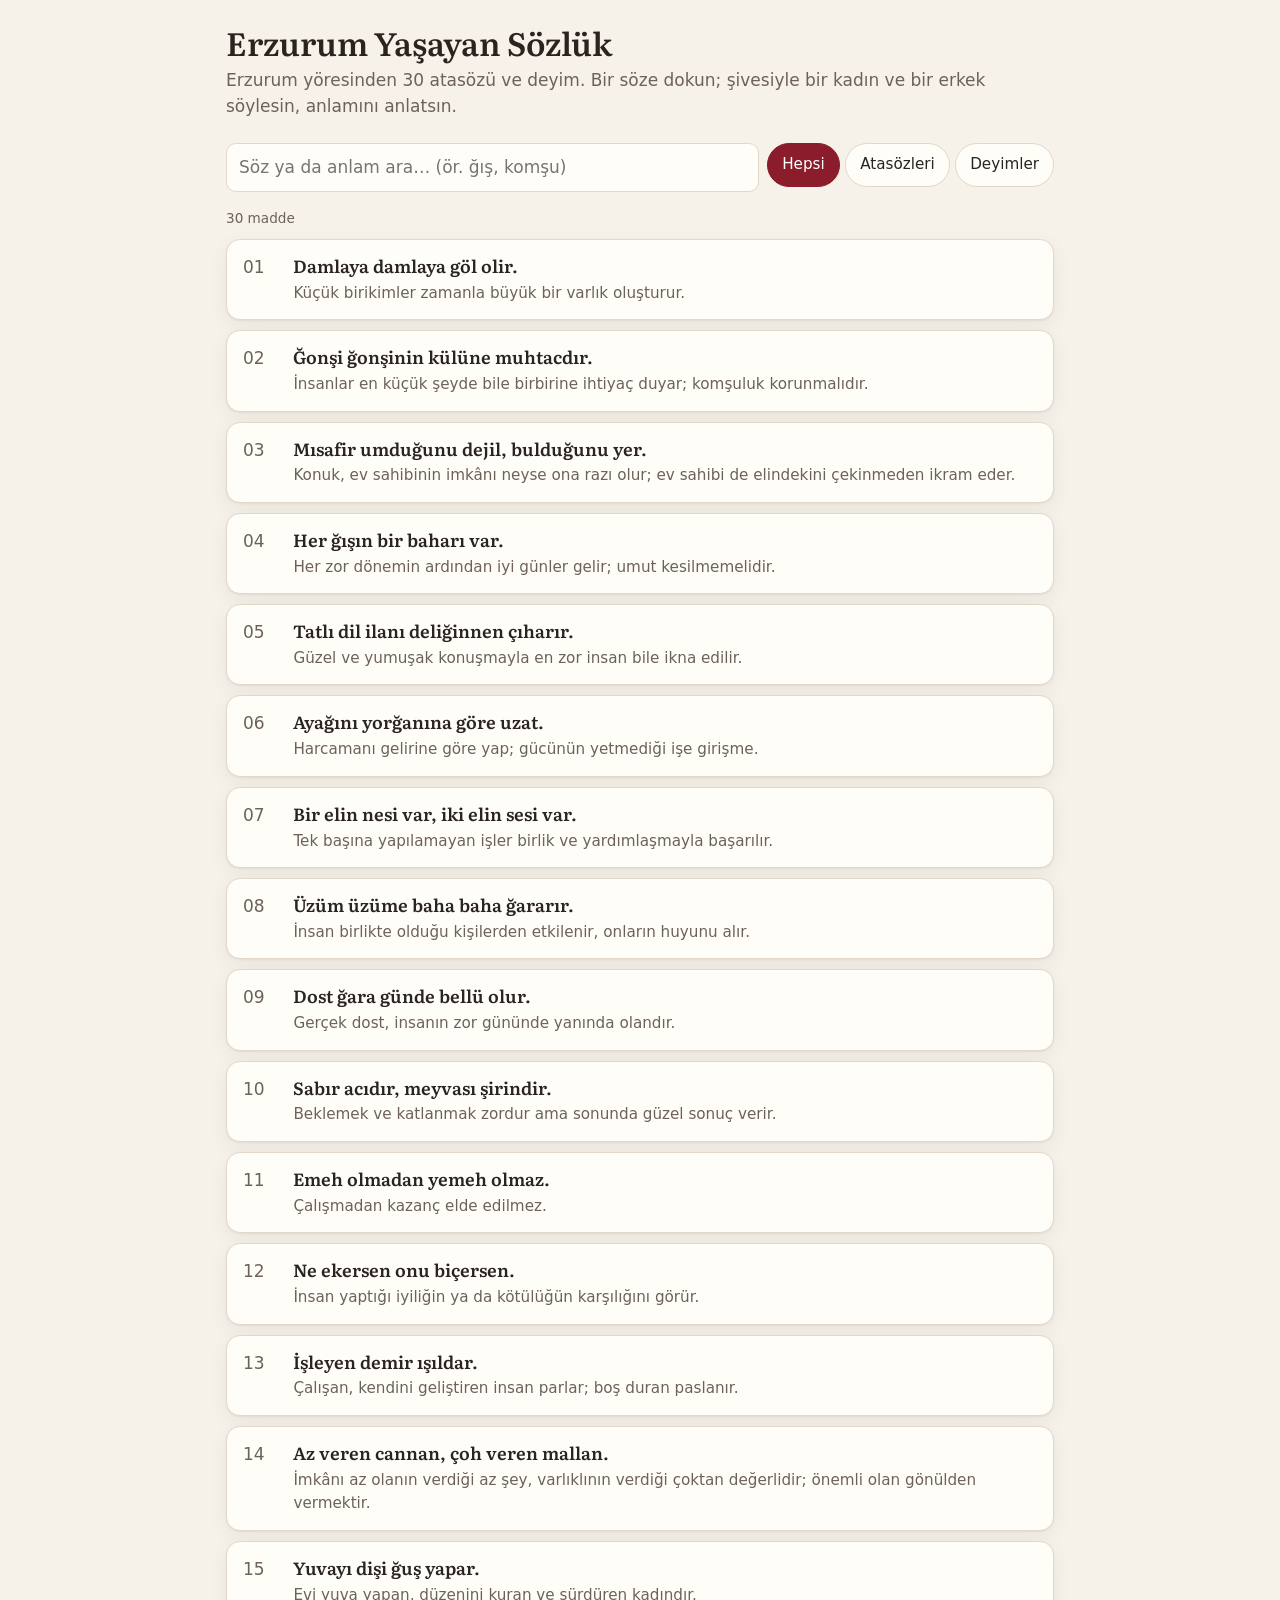
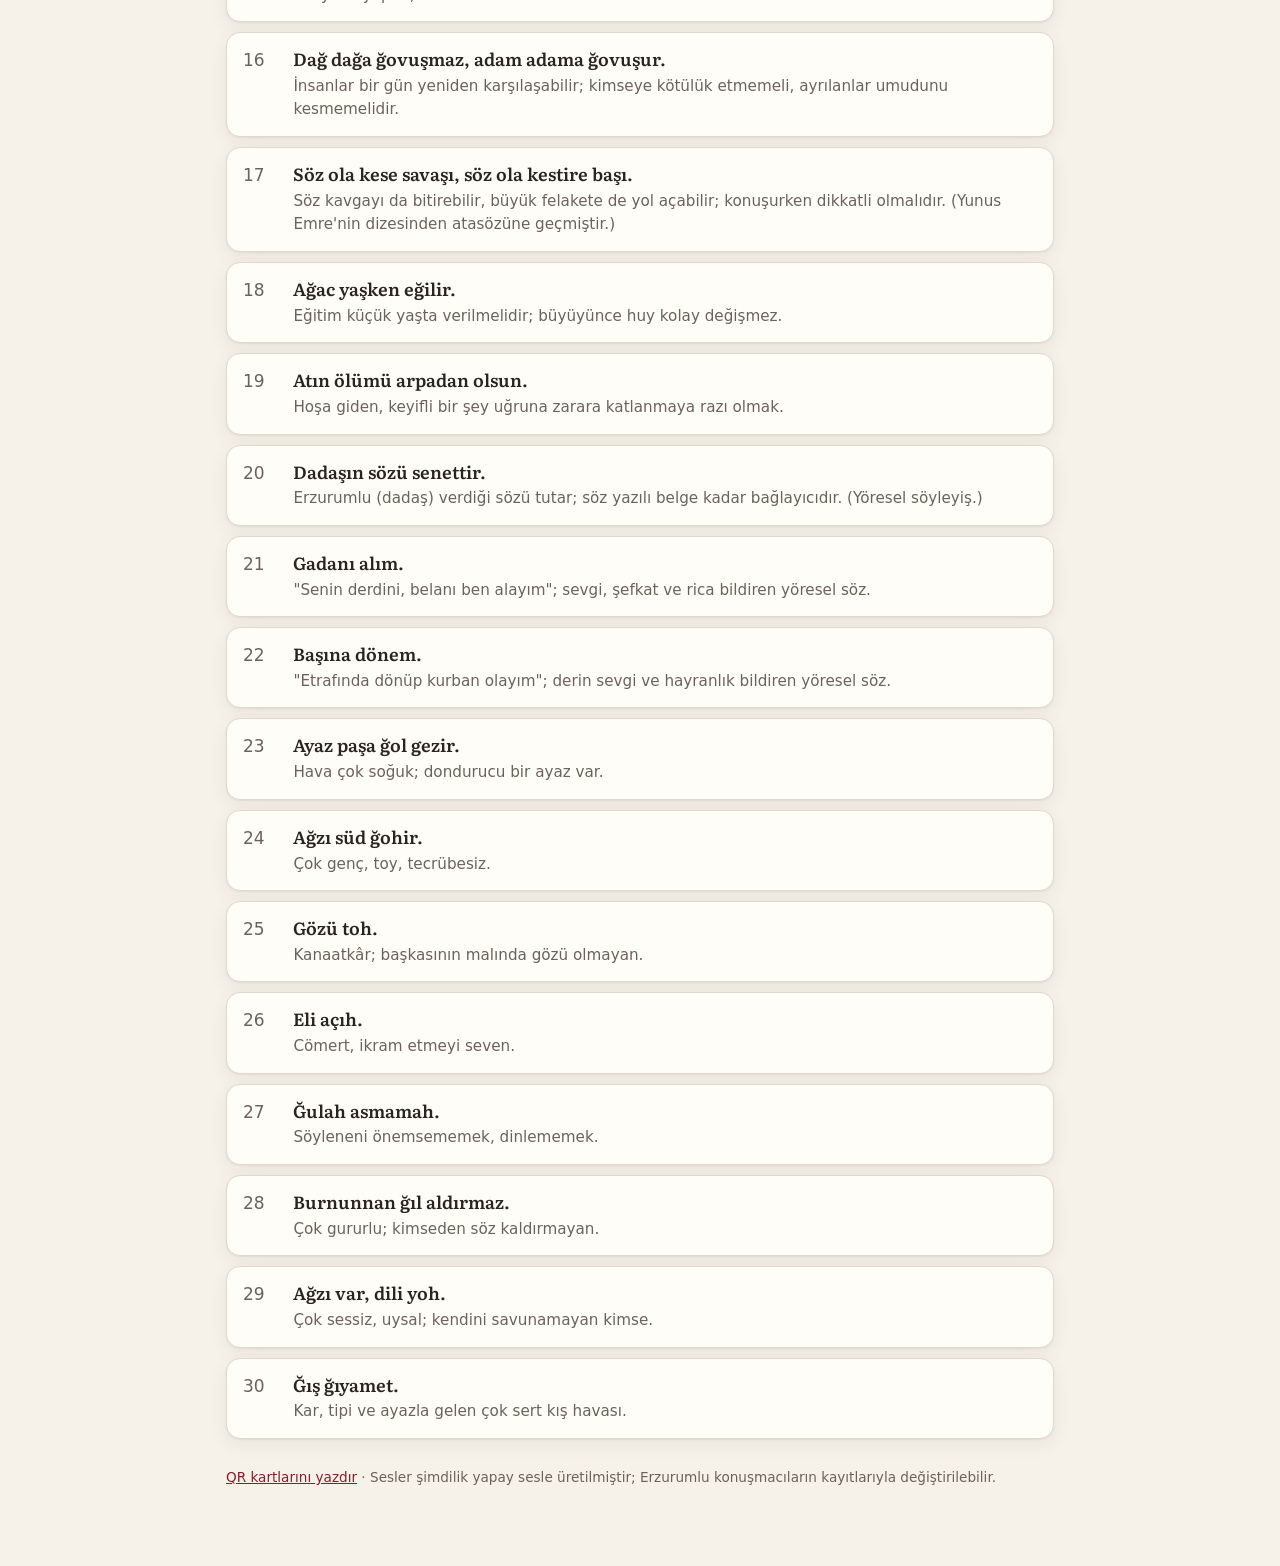
<file: erzurum-sozluk/index.html>
<!doctype html>
<html lang="tr">
<head>
  <meta charset="utf-8">
  <meta name="viewport" content="width=device-width, initial-scale=1">
  <title>Erzurum Yaşayan Sözlük</title>
  <meta name="description" content="Erzurum yöresinden 30 atasözü ve deyim; şiveli söyleyişi, anlamı, kadın ve erkek sesiyle.">
  <link rel="preconnect" href="https://fonts.googleapis.com">
  <link rel="stylesheet" href="https://fonts.googleapis.com/css2?family=Literata:ital,wght@0,400;0,600;1,400&display=swap">
  <link rel="stylesheet" href="assets/style.css">
</head>
<body data-sayfa="liste">
  <main class="kap">
    <header class="ust">
      <h1 class="ust-baslik">Erzurum Yaşayan Sözlük</h1>
      <p>Erzurum yöresinden 30 atasözü ve deyim. Bir söze dokun; şivesiyle bir kadın ve bir erkek söylesin, anlamını anlatsın.</p>
    </header>

    <div class="arac">
      <input id="ara" type="search" placeholder="Söz ya da anlam ara… (ör. ğış, komşu)" aria-label="Sözlükte ara">
      <div class="filtre" role="group" aria-label="Türe göre süz">
        <button data-tur="hepsi" aria-pressed="true">Hepsi</button>
        <button data-tur="atasözü" aria-pressed="false">Atasözleri</button>
        <button data-tur="deyim" aria-pressed="false">Deyimler</button>
      </div>
    </div>
    <p id="sayac" class="not" style="margin:0 0 10px"></p>
    <ul id="liste" class="liste"></ul>

    <p class="not">
      <a href="kitapcik.html">QR kartlarını yazdır</a> ·
      Sesler şimdilik yapay sesle üretilmiştir; Erzurumlu konuşmacıların kayıtlarıyla değiştirilebilir.
    </p>
  </main>
  <script src="assets/app.js"></script>
</body>
</html>
</file>
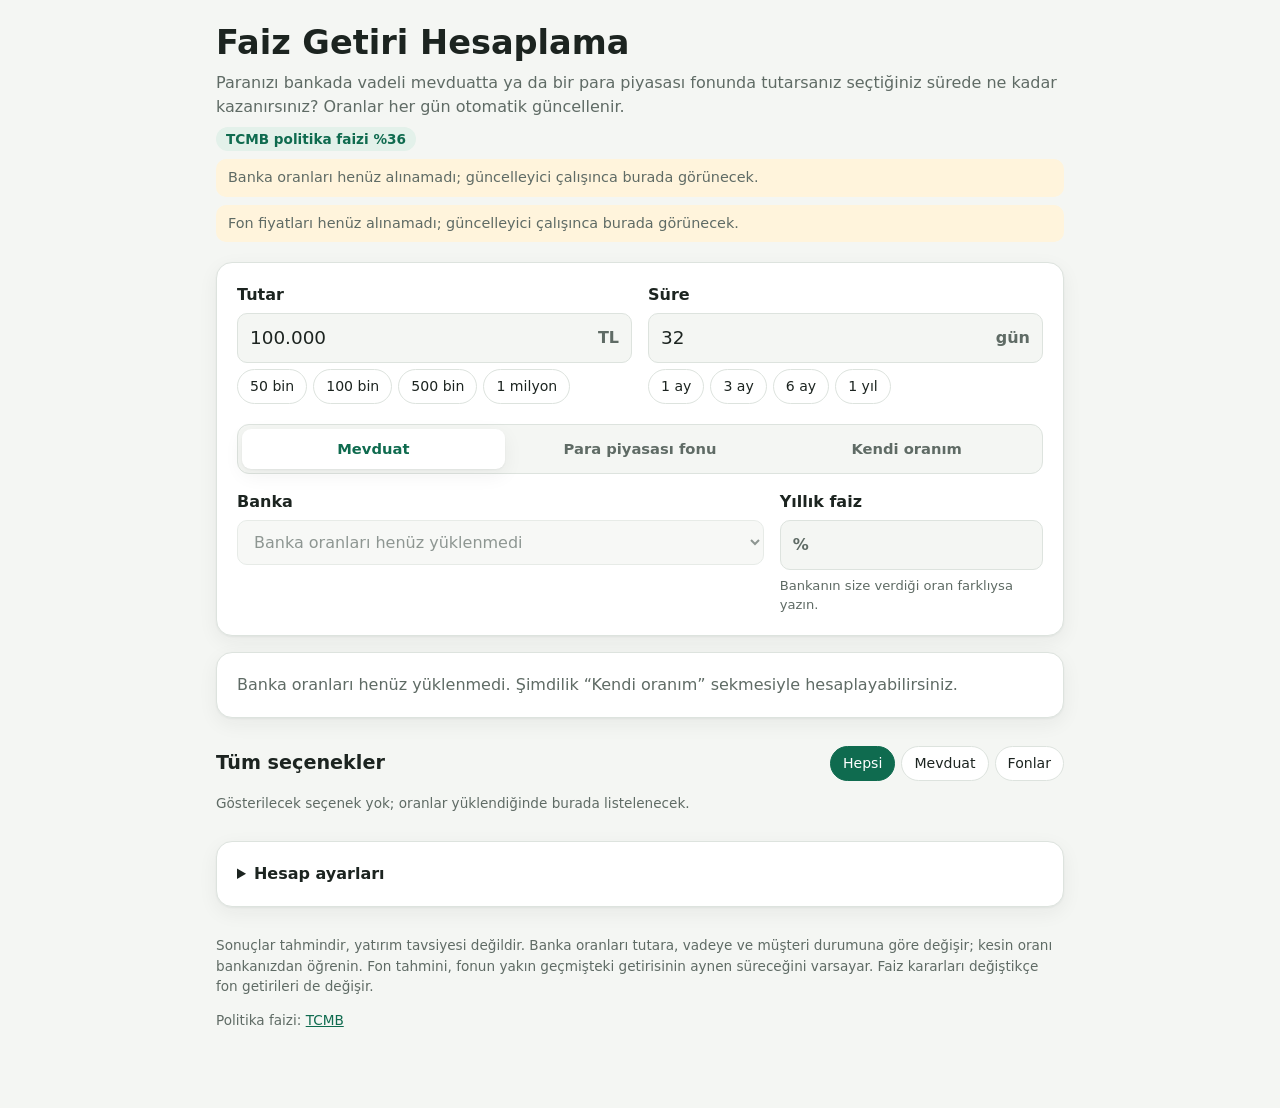
<file: faiz-hesaplama/index.html>
<!doctype html>
<html lang="tr">
<head>
  <meta charset="utf-8">
  <meta name="viewport" content="width=device-width, initial-scale=1">
  <title>Faiz Getiri Hesaplama</title>
  <meta name="description" content="Banka mevduatı ve para piyasası fonlarında paranızın seçtiğiniz sürede ne kadar kazandıracağını güncel oranlarla hesaplayın.">
  <link rel="stylesheet" href="assets/style.css">
</head>
<body>
  <main class="kap">
    <header class="ust">
      <h1>Faiz Getiri Hesaplama</h1>
      <p>Paranızı bankada vadeli mevduatta ya da bir para piyasası fonunda tutarsanız seçtiğiniz sürede ne kadar kazanırsınız? Oranlar her gün otomatik güncellenir.</p>
      <p id="veri-durum" class="veri-durum">Oranlar yükleniyor…</p>
    </header>

    <section class="kart giris" aria-label="Hesaplama bilgileri">
      <div class="alanlar">
        <div class="alan">
          <label for="tutar">Tutar</label>
          <div class="girdi"><input id="tutar" inputmode="decimal" autocomplete="off" value="100.000"><span>TL</span></div>
          <div class="hizli" data-hedef="tutar">
            <button type="button" data-deger="50000">50 bin</button>
            <button type="button" data-deger="100000">100 bin</button>
            <button type="button" data-deger="500000">500 bin</button>
            <button type="button" data-deger="1000000">1 milyon</button>
          </div>
        </div>
        <div class="alan">
          <label for="gun">Süre</label>
          <div class="girdi"><input id="gun" type="number" min="1" max="3650" inputmode="numeric" value="32"><span>gün</span></div>
          <div class="hizli" data-hedef="gun">
            <button type="button" data-deger="32">1 ay</button>
            <button type="button" data-deger="92">3 ay</button>
            <button type="button" data-deger="181">6 ay</button>
            <button type="button" data-deger="365">1 yıl</button>
          </div>
        </div>
      </div>

      <div class="sekmeler" role="tablist" aria-label="Yatırım türü">
        <button type="button" role="tab" data-tur="mevduat" aria-selected="true">Mevduat</button>
        <button type="button" role="tab" data-tur="fon" aria-selected="false">Para piyasası fonu</button>
        <button type="button" role="tab" data-tur="ozel" aria-selected="false">Kendi oranım</button>
      </div>

      <div class="secim" data-panel="mevduat">
        <div class="alan genis">
          <label for="banka">Banka</label>
          <select id="banka"></select>
        </div>
        <div class="alan">
          <label for="oran-elle">Yıllık faiz</label>
          <div class="girdi"><span>%</span><input id="oran-elle" inputmode="decimal" autocomplete="off"></div>
          <small>Bankanın size verdiği oran farklıysa yazın.</small>
        </div>
      </div>
      <div class="secim" data-panel="fon" hidden>
        <div class="alan genis">
          <label for="fon">Fon</label>
          <select id="fon"></select>
        </div>
      </div>
      <div class="secim" data-panel="ozel" hidden>
        <div class="alan">
          <label for="ozel-oran">Yıllık faiz</label>
          <div class="girdi"><span>%</span><input id="ozel-oran" inputmode="decimal" autocomplete="off" value="40"></div>
        </div>
        <div class="alan">
          <label for="ozel-stopaj">Stopaj</label>
          <div class="girdi"><span>%</span><input id="ozel-stopaj" inputmode="decimal" autocomplete="off" placeholder="vadeye göre"></div>
          <small>Boş bırakırsanız mevduat stopajı uygulanır.</small>
        </div>
      </div>
    </section>

    <section id="sonuc" class="kart sonuc" aria-live="polite"></section>

    <section class="karsilastir" aria-labelledby="karsilastir-baslik">
      <div class="karsilastir-ust">
        <h2 id="karsilastir-baslik">Tüm seçenekler</h2>
        <div class="filtre" role="group" aria-label="Seçenekleri süz">
          <button type="button" data-filtre="hepsi" aria-pressed="true">Hepsi</button>
          <button type="button" data-filtre="mevduat" aria-pressed="false">Mevduat</button>
          <button type="button" data-filtre="fon" aria-pressed="false">Fonlar</button>
        </div>
      </div>
      <p id="karsilastir-ozet" class="not"></p>
      <ol id="siralama" class="siralama"></ol>
    </section>

    <details class="kart ayarlar">
      <summary>Hesap ayarları</summary>
      <div class="ayar">
        <label class="kutu"><input type="checkbox" id="yenile" checked>
          Mevduatı 32 günlük vadelerle yenile (bileşik)</label>
        <small>Süre 32 günden uzunsa her vade sonunda net faiz ana paraya eklenir. Kapalıysa tek vade gibi hesaplanır.</small>
      </div>
      <fieldset class="ayar">
        <legend>Banka oranı aralık olarak verildiyse</legend>
        <label class="kutu"><input type="radio" name="banka-orani" value="max" checked> En yüksek oranı kullan</label>
        <label class="kutu"><input type="radio" name="banka-orani" value="min"> En düşük oranı kullan</label>
        <small>En yüksek oran genelde kampanya, yeni müşteri ya da belli tutar şartına bağlıdır.</small>
      </fieldset>
      <fieldset class="ayar">
        <legend>Fon getirisi tahmini</legend>
        <label class="kutu"><input type="radio" name="pencere" value="7"> Son 7 günün hızıyla</label>
        <label class="kutu"><input type="radio" name="pencere" value="30" checked> Son 30 günün hızıyla</label>
        <label class="kutu"><input type="radio" name="pencere" value="91"> Son 3 ayın hızıyla</label>
      </fieldset>
      <fieldset class="ayar stopaj">
        <legend>Stopaj (gelir vergisi kesintisi)</legend>
        <label>Mevduat, 6 aya kadar <span class="girdi"><span>%</span><input id="stopaj-0" inputmode="decimal"></span></label>
        <label>Mevduat, 1 yıla kadar <span class="girdi"><span>%</span><input id="stopaj-1" inputmode="decimal"></span></label>
        <label>Mevduat, 1 yıldan uzun <span class="girdi"><span>%</span><input id="stopaj-2" inputmode="decimal"></span></label>
        <label>Para piyasası fonu <span class="girdi"><span>%</span><input id="stopaj-fon" inputmode="decimal"></span></label>
        <small id="stopaj-not"></small>
        <button type="button" class="dugme" id="stopaj-sifirla">Güncel oranlara dön</button>
      </fieldset>
    </details>

    <footer class="not alt-bilgi">
      <p>Sonuçlar tahmindir, yatırım tavsiyesi değildir. Banka oranları tutara, vadeye ve müşteri durumuna göre değişir; kesin oranı bankanızdan öğrenin. Fon tahmini, fonun yakın geçmişteki getirisinin aynen süreceğini varsayar. Faiz kararları değiştikçe fon getirileri de değişir.</p>
      <p id="kaynaklar"></p>
    </footer>
  </main>
  <script src="assets/hesap.js"></script>
  <script src="assets/app.js"></script>
</body>
</html>
</file>
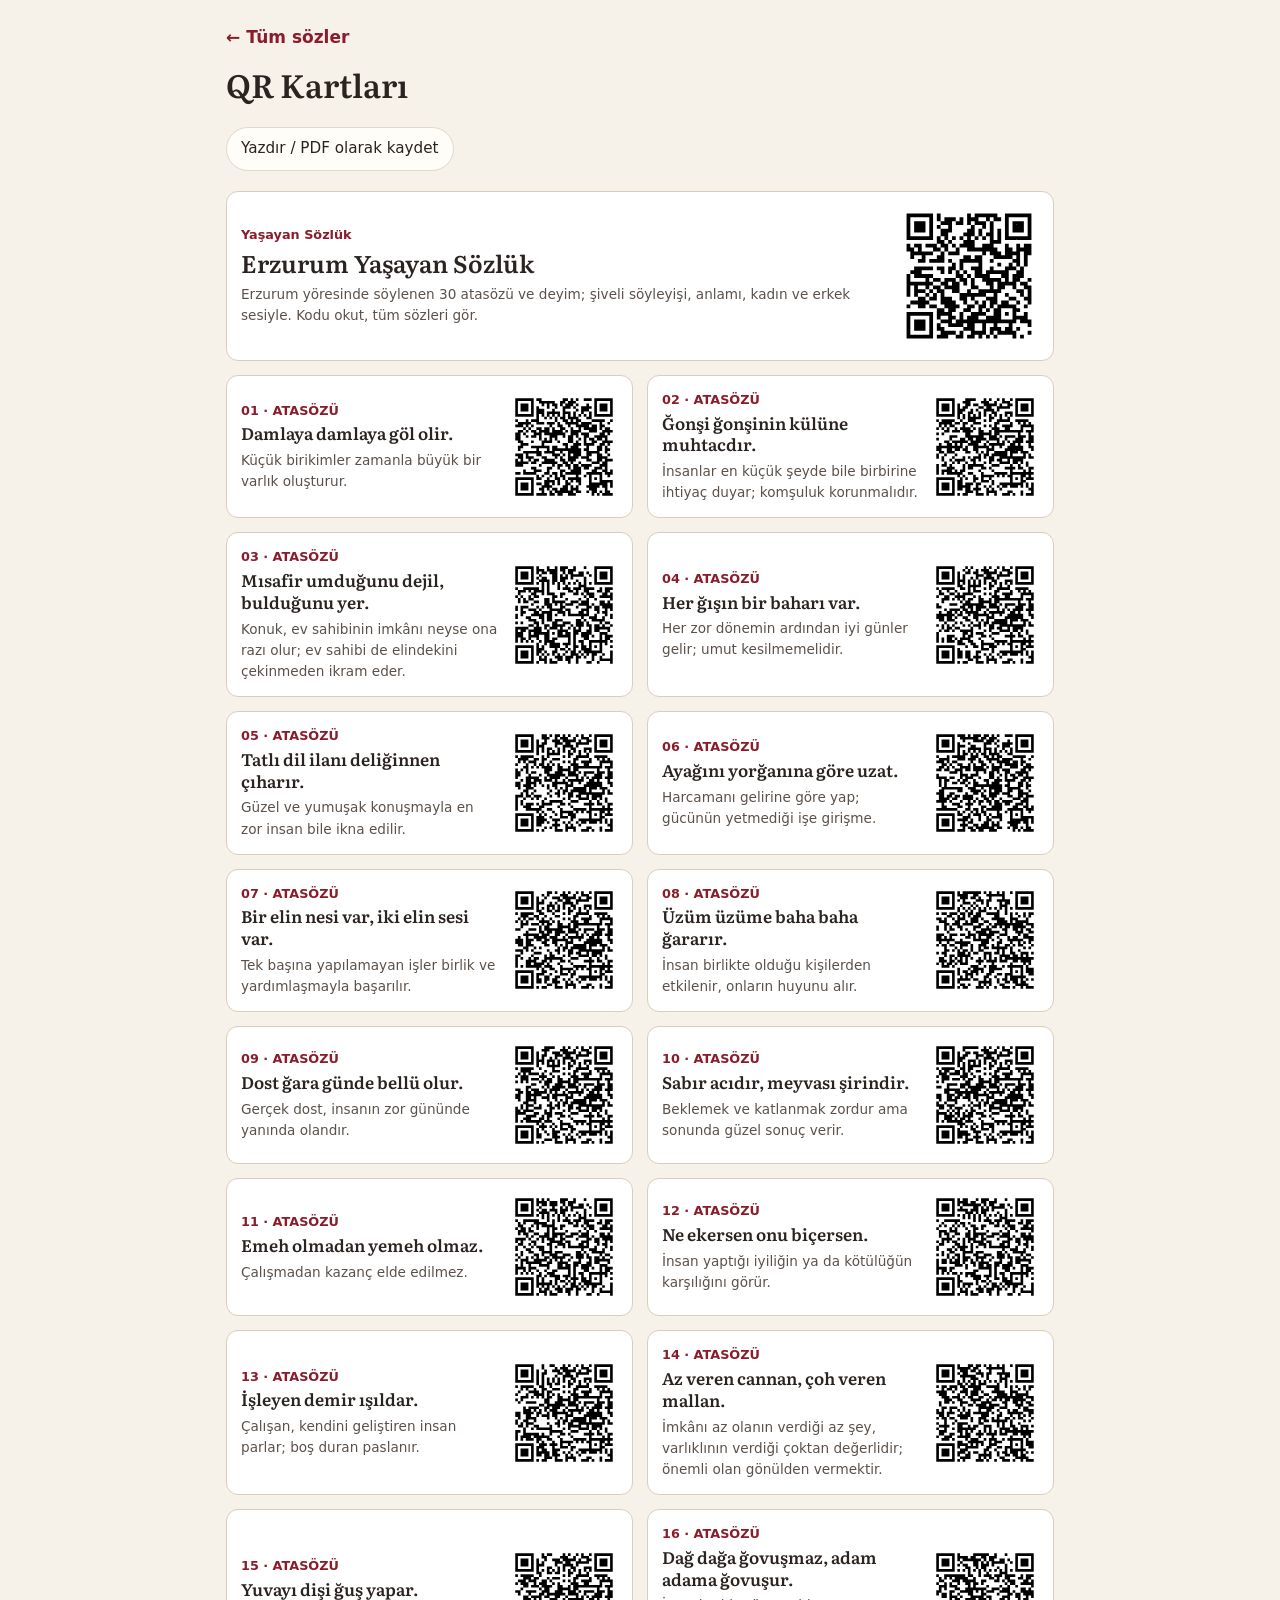
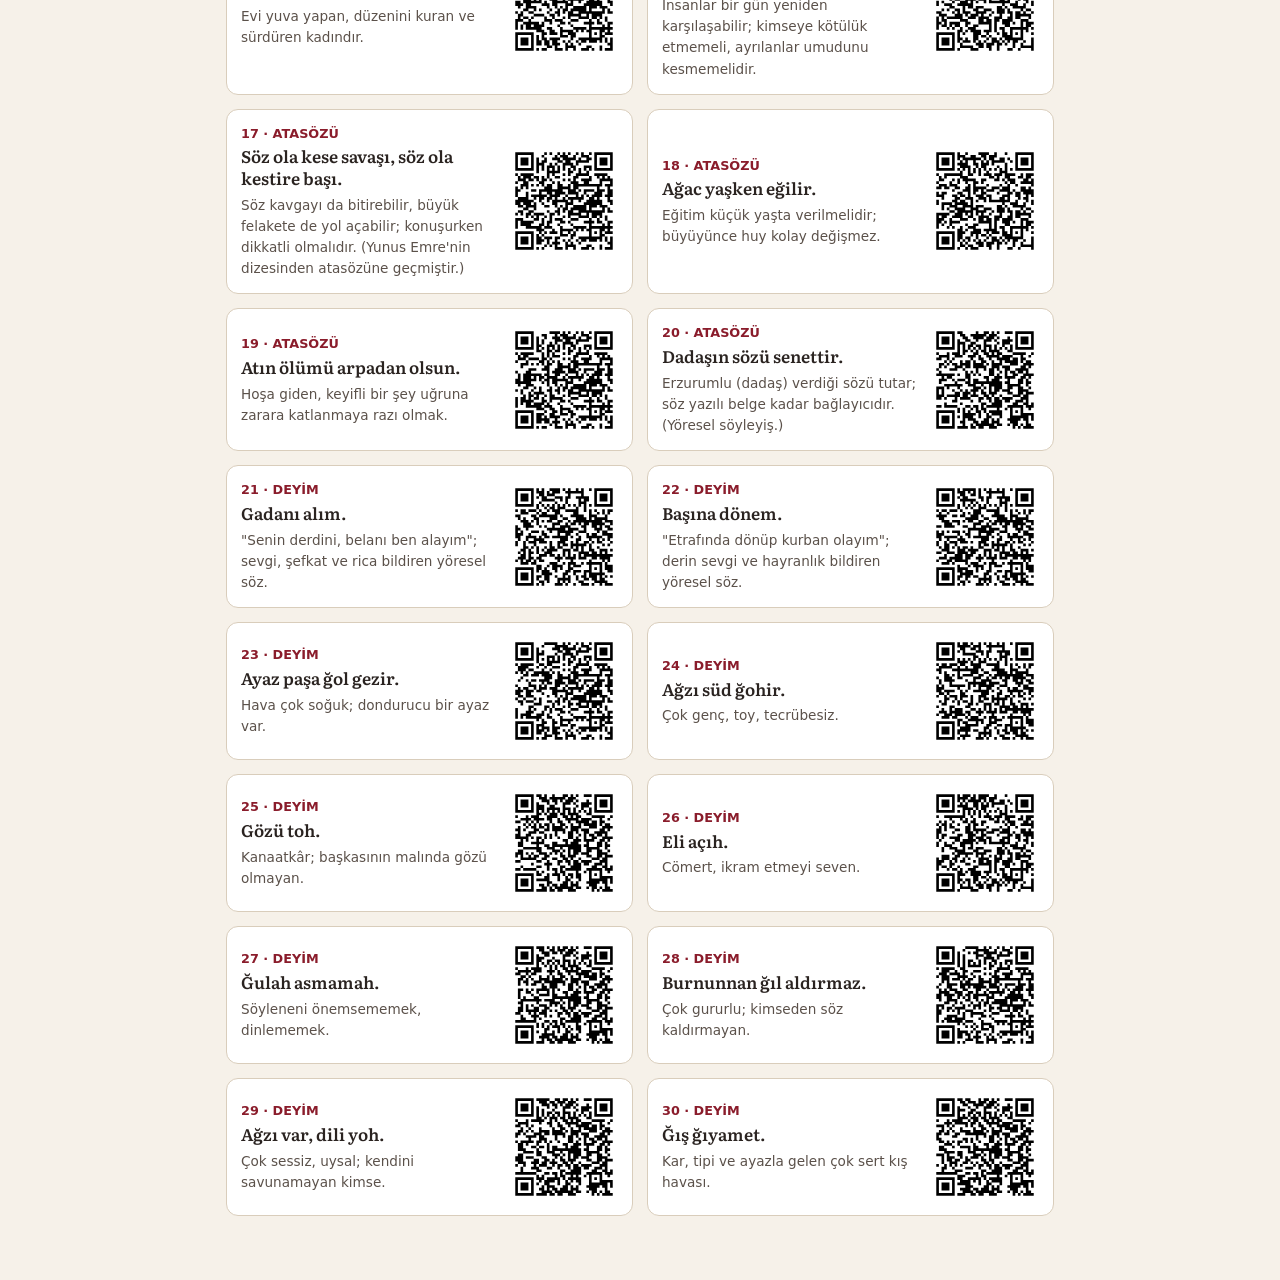
<file: erzurum-sozluk/kitapcik.html>
<!doctype html>
<html lang="tr">
<head>
  <meta charset="utf-8">
  <meta name="viewport" content="width=device-width, initial-scale=1">
  <title>Sözlük QR Kartları</title>
  <link rel="preconnect" href="https://fonts.googleapis.com">
  <link rel="stylesheet" href="https://fonts.googleapis.com/css2?family=Literata:ital,wght@0,400;0,600;1,400&display=swap">
  <link rel="stylesheet" href="assets/style.css">
</head>
<body data-sayfa="kitapcik">
  <main class="kap">
    <header class="ust">
      <a class="geri" href="index.html">← Tüm sözler</a>
      <h1 class="ust-baslik">QR Kartları</h1>
    </header>
    <div class="yazdir-arac">
      <button class="dugme" onclick="window.print()">Yazdır / PDF olarak kaydet</button>
    </div>
    <div id="kartlar" class="kartlar"></div>
  </main>
  <script src="assets/app.js"></script>
</body>
</html>
</file>
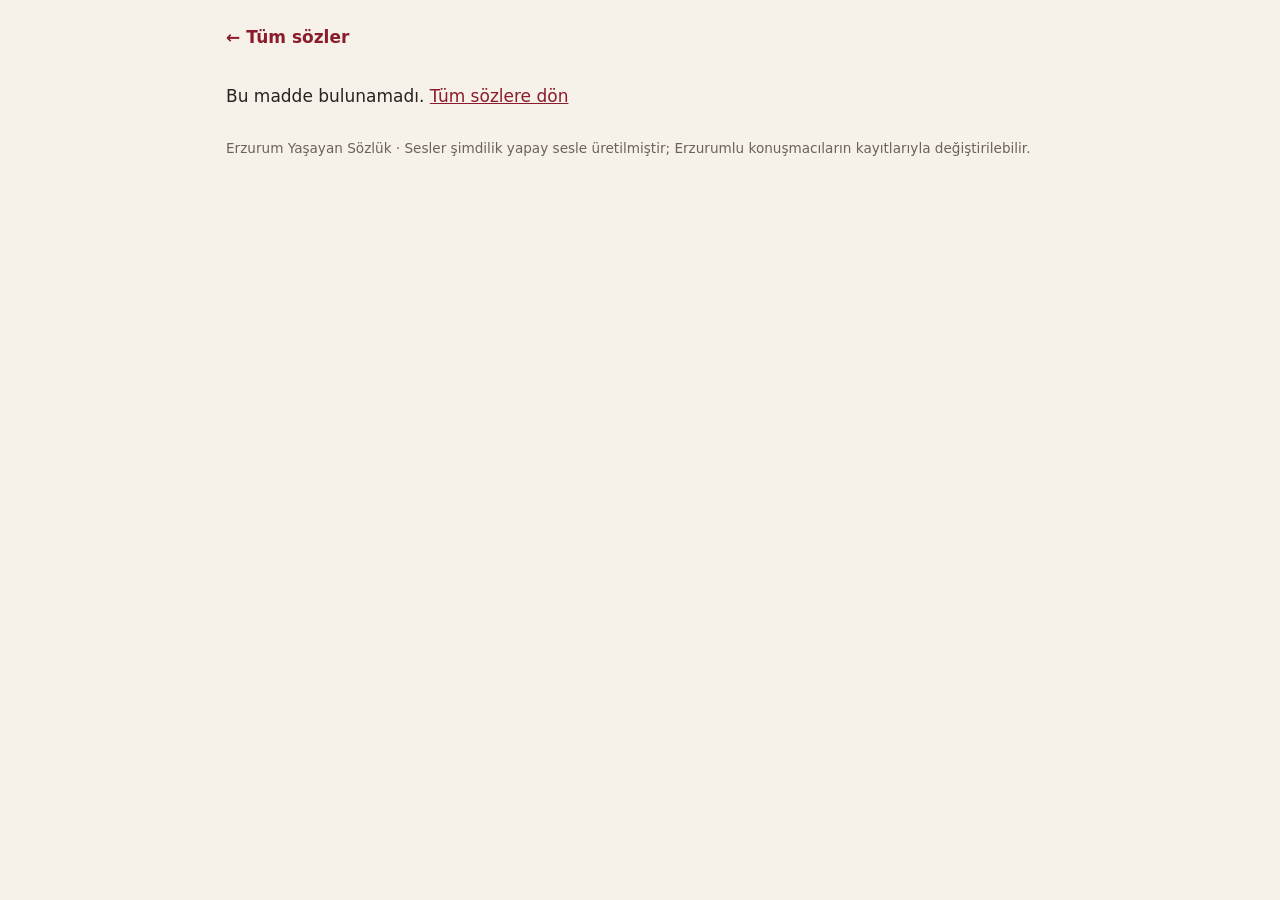
<file: erzurum-sozluk/madde.html>
<!doctype html>
<html lang="tr">
<head>
  <meta charset="utf-8">
  <meta name="viewport" content="width=device-width, initial-scale=1">
  <title>Erzurum Yaşayan Sözlük</title>
  <link rel="preconnect" href="https://fonts.googleapis.com">
  <link rel="stylesheet" href="https://fonts.googleapis.com/css2?family=Literata:ital,wght@0,400;0,600;1,400&display=swap">
  <link rel="stylesheet" href="assets/style.css">
</head>
<body data-sayfa="madde">
  <main class="kap">
    <a class="geri" href="index.html">← Tüm sözler</a>
    <div id="madde"></div>
    <p class="not">Erzurum Yaşayan Sözlük · Sesler şimdilik yapay sesle üretilmiştir; Erzurumlu konuşmacıların kayıtlarıyla değiştirilebilir.</p>
  </main>
  <script src="assets/app.js"></script>
</body>
</html>
</file>
<file: erzurum-sozluk/assets/style.css>
:root {
  --bg: #f6f1e9;
  --surface: #fffdf8;
  --text: #2a2320;
  --muted: #6d625a;
  --line: #e2d8c9;
  --accent: #8a1c2b;      /* Erzurum kırmızısı */
  --accent-2: #1d6f6f;    /* çini turkuazı */
  --chip: #efe5d6;
  --shadow: 0 1px 2px rgba(42, 35, 32, .06), 0 6px 20px rgba(42, 35, 32, .06);
  --serif: "Literata", Georgia, "Times New Roman", serif;
  --sans: system-ui, -apple-system, "Segoe UI", Roboto, sans-serif;
}

@media (prefers-color-scheme: dark) {
  :root:not([data-theme="light"]) {
    --bg: #171412;
    --surface: #211d1a;
    --text: #efe7dc;
    --muted: #a99d91;
    --line: #3a332e;
    --accent: #e0707e;
    --accent-2: #5fc0bd;
    --chip: #2d2723;
    --shadow: none;
  }
}
:root[data-theme="dark"] {
  --bg: #171412;
  --surface: #211d1a;
  --text: #efe7dc;
  --muted: #a99d91;
  --line: #3a332e;
  --accent: #e0707e;
  --accent-2: #5fc0bd;
  --chip: #2d2723;
  --shadow: none;
}

* { box-sizing: border-box; }
body {
  margin: 0;
  background: var(--bg);
  color: var(--text);
  font: 17px/1.55 var(--sans);
}
a { color: var(--accent); }
.kap { max-width: 860px; margin: 0 auto; padding: 24px 16px 64px; }

header.ust { margin-bottom: 24px; }
header.ust .ust-baslik { font: 600 2rem/1.15 var(--serif); margin: 0 0 6px; }
header.ust p { margin: 0; color: var(--muted); }
.geri { display: inline-block; margin-bottom: 16px; text-decoration: none; font-weight: 600; }

/* Liste */
.arac { display: flex; flex-wrap: wrap; gap: 8px; margin-bottom: 16px; }
.arac input {
  flex: 1 1 220px; min-width: 0;
  padding: 10px 12px; border: 1px solid var(--line); border-radius: 10px;
  background: var(--surface); color: var(--text); font: inherit;
}
.filtre button, .dugme {
  padding: 9px 14px; border: 1px solid var(--line); border-radius: 999px;
  background: var(--surface); color: var(--text); font: inherit; font-size: .95rem; cursor: pointer;
  text-decoration: none; display: inline-block;
}
.filtre button[aria-pressed="true"] { background: var(--accent); border-color: var(--accent); color: #fff; }
.liste { list-style: none; margin: 0; padding: 0; display: grid; gap: 10px; }
.liste a {
  display: grid; grid-template-columns: 2.4rem 1fr; gap: 4px 12px; align-items: baseline;
  padding: 14px 16px; background: var(--surface); border: 1px solid var(--line); border-radius: 14px;
  color: inherit; text-decoration: none; box-shadow: var(--shadow);
}
.liste a:hover { border-color: var(--accent); }
.liste .no { color: var(--muted); font-variant-numeric: tabular-nums; grid-row: span 2; }
.liste .soz { font: 600 1.1rem/1.35 var(--serif); }
.liste .anlam { color: var(--muted); font-size: .95rem; }
.bos { color: var(--muted); padding: 24px 0; }

/* Madde */
.kart {
  background: var(--surface); border: 1px solid var(--line); border-radius: 18px;
  padding: 24px 20px; box-shadow: var(--shadow);
}
.etiket {
  display: inline-block; padding: 3px 10px; border-radius: 999px; background: var(--chip);
  color: var(--muted); font-size: .8rem; letter-spacing: .04em; text-transform: uppercase;
}
.kart h1 { font: 600 clamp(1.6rem, 6vw, 2.3rem)/1.2 var(--serif); margin: 12px 0 6px; color: var(--accent); }
.standart { color: var(--muted); margin: 0 0 20px; }
.kart h2 { font-size: .85rem; letter-spacing: .06em; text-transform: uppercase; color: var(--muted); margin: 20px 0 6px; }
.kart p { margin: 0; }
.ornek { font-family: var(--serif); font-style: italic; }

.sesler { display: grid; gap: 12px; margin: 24px 0 4px; }
@media (min-width: 640px) { .sesler { grid-template-columns: 1fr 1fr; } }
.ses {
  border: 1px solid var(--line); border-radius: 14px; padding: 14px; background: var(--bg);
}
.ses-baslik { display: flex; align-items: center; gap: 10px; font-weight: 600; margin-bottom: 10px; }
.ses-ikon {
  width: 34px; height: 34px; border-radius: 50%; display: grid; place-items: center;
  background: var(--accent); color: #fff; font-size: 1rem; flex: none;
}
.ses.erkek .ses-ikon { background: var(--accent-2); }
.ses audio { width: 100%; }
.ses .bekliyor { color: var(--muted); font-size: .95rem; }
.ses details { margin-top: 10px; font-size: .95rem; }
.ses summary { cursor: pointer; color: var(--muted); }
.ses details p { margin-top: 8px; font-family: var(--serif); }

.gezinti { display: flex; justify-content: space-between; gap: 8px; margin-top: 20px; }
.not { color: var(--muted); font-size: .85rem; margin-top: 28px; }

/* Kitapçık */
.yazdir-arac { display: flex; flex-wrap: wrap; gap: 8px; margin-bottom: 20px; }
.kartlar { display: grid; grid-template-columns: repeat(auto-fill, minmax(300px, 1fr)); gap: 14px; }
.qr-kart {
  display: grid; grid-template-columns: 1fr 108px; gap: 12px; align-items: center;
  background: #fff; color: #2a2320; border: 1px solid #d9cdbb; border-radius: 12px; padding: 14px;
  break-inside: avoid;
}
.qr-kart .no { color: #8a1c2b; font-weight: 700; font-size: .8rem; }
.qr-kart .soz { font: 600 1.05rem/1.3 var(--serif); margin: 2px 0 6px; }
.qr-kart .anlam { font-size: .85rem; color: #5b514a; margin: 0; }
.qr-kart img { width: 108px; height: 108px; }
.qr-kart.kapak { grid-column: 1 / -1; grid-template-columns: 1fr 140px; }
.qr-kart.kapak img { width: 140px; height: 140px; }
.qr-kart.kapak .soz { font-size: 1.5rem; }

@media print {
  body { background: #fff; font-size: 11pt; }
  .kap { max-width: none; padding: 0; }
  .yazdir-arac, header.ust .geri { display: none; }
  .kartlar { grid-template-columns: 1fr 1fr; gap: 6mm; }
  .qr-kart { border-color: #bbb; }
  @page { size: A4; margin: 12mm; }
}
</file>
<file: faiz-hesaplama/assets/style.css>
:root {
  --bg: #f4f6f3;
  --surface: #ffffff;
  --text: #1c2420;
  --muted: #5f6b65;
  --line: #dde3de;
  --accent: #0f6b4f;       /* para yeşili */
  --accent-soft: #e3f1ea;
  --fon: #2f5d9e;
  --fon-soft: #e5edf8;
  --negatif: #b3261e;
  --uyari-bg: #fff4dc;
  --uyari-text: #6b4a00;
  --shadow: 0 1px 2px rgba(28, 36, 32, .05), 0 6px 20px rgba(28, 36, 32, .06);
  --sans: system-ui, -apple-system, "Segoe UI", Roboto, sans-serif;
  color-scheme: light;
}

@media (prefers-color-scheme: dark) {
  :root:not([data-theme="light"]) {
    --bg: #111613;
    --surface: #1a201c;
    --text: #e6ece8;
    --muted: #9aa8a0;
    --line: #2d3631;
    --accent: #55c89a;
    --accent-soft: #1d3329;
    --fon: #8db4ea;
    --fon-soft: #1d2a3d;
    --negatif: #f2867e;
    --uyari-bg: #3a2f14;
    --uyari-text: #f3d793;
    --shadow: none;
    color-scheme: dark;
  }
}
:root[data-theme="dark"] {
  --bg: #111613;
  --surface: #1a201c;
  --text: #e6ece8;
  --muted: #9aa8a0;
  --line: #2d3631;
  --accent: #55c89a;
  --accent-soft: #1d3329;
  --fon: #8db4ea;
  --fon-soft: #1d2a3d;
  --negatif: #f2867e;
  --uyari-bg: #3a2f14;
  --uyari-text: #f3d793;
  --shadow: none;
  color-scheme: dark;
}

* { box-sizing: border-box; }
[hidden] { display: none !important; }
body {
  margin: 0;
  background: var(--bg);
  color: var(--text);
  font: 16px/1.5 var(--sans);
  font-variant-numeric: tabular-nums;
}
a { color: var(--accent); }
.kap { max-width: 880px; margin: 0 auto; padding: 24px 16px 64px; }

header.ust { margin-bottom: 20px; }
header.ust h1 { font-size: clamp(1.6rem, 5vw, 2.1rem); line-height: 1.15; margin: 0 0 8px; }
header.ust p { margin: 0 0 8px; color: var(--muted); }
.veri-durum { font-size: .9rem; }
.rozet {
  display: inline-block; padding: 2px 10px; border-radius: 999px;
  background: var(--accent-soft); color: var(--accent); font-weight: 600; font-size: .85rem;
}
.uyari {
  margin: 8px 0 0; padding: 8px 12px; border-radius: 10px;
  background: var(--uyari-bg); color: var(--uyari-text); font-size: .9rem;
}

.kart {
  background: var(--surface); border: 1px solid var(--line); border-radius: 16px;
  padding: 20px; box-shadow: var(--shadow); margin-bottom: 16px;
}

/* Giriş */
.alanlar, .secim { display: grid; grid-template-columns: minmax(0, 1fr); gap: 16px; }
@media (min-width: 640px) {
  .alanlar { grid-template-columns: repeat(2, minmax(0, 1fr)); }
  .secim { grid-template-columns: minmax(0, 2fr) minmax(0, 1fr); align-items: start; }
  .secim[data-panel="ozel"] { grid-template-columns: repeat(2, minmax(0, 1fr)); }
  .secim[data-panel="fon"] { grid-template-columns: minmax(0, 1fr); }
}
.alan { display: grid; grid-template-columns: minmax(0, 1fr); gap: 6px; min-width: 0; }
.alan > label { font-weight: 600; }
.alan small, .ayar small { color: var(--muted); font-size: .82rem; }
.girdi {
  display: flex; align-items: center; gap: 8px;
  border: 1px solid var(--line); border-radius: 10px; background: var(--bg); padding: 0 12px;
}
.girdi:focus-within { border-color: var(--accent); outline: 2px solid var(--accent-soft); }
.girdi span { color: var(--muted); font-weight: 600; }
.girdi input {
  flex: 1; width: 0; min-width: 0; border: 0; background: transparent; color: var(--text);
  font: inherit; font-size: 1.15rem; padding: 10px 0; outline: none;
}
select {
  width: 100%; padding: 11px 12px; border: 1px solid var(--line); border-radius: 10px;
  background: var(--bg); color: var(--text); font: inherit;
}
select:disabled { color: var(--muted); }
.hizli { display: flex; flex-wrap: wrap; gap: 6px; }
.hizli button, .filtre button, .dugme {
  padding: 6px 12px; border: 1px solid var(--line); border-radius: 999px;
  background: var(--surface); color: var(--text); font: inherit; font-size: .88rem; cursor: pointer;
}
.hizli button:hover, .filtre button:hover, .dugme:hover { border-color: var(--accent); }
.filtre button[aria-pressed="true"] { background: var(--accent); border-color: var(--accent); color: #fff; }

.sekmeler {
  display: grid; grid-template-columns: repeat(3, 1fr); gap: 4px; margin: 20px 0 16px;
  padding: 4px; border-radius: 12px; background: var(--bg); border: 1px solid var(--line);
}
.sekmeler button {
  padding: 9px 6px; border: 0; border-radius: 9px; background: transparent;
  color: var(--muted); font: inherit; font-size: .92rem; font-weight: 600; cursor: pointer;
}
.sekmeler button[aria-selected="true"] { background: var(--surface); color: var(--accent); box-shadow: var(--shadow); }

/* Sonuç */
.sonuc .etiket {
  margin: 0; color: var(--muted); font-size: .78rem; letter-spacing: .06em; text-transform: uppercase;
}
.sonuc h2 { margin: 4px 0 0; font-size: 1.35rem; line-height: 1.25; }
.sonuc .alt { margin: 2px 0 0; color: var(--muted); }
.sonuc .buyuk { margin: 16px 0 0; font-size: 1.05rem; color: var(--muted); }
.sonuc .buyuk strong { display: block; font-size: clamp(2rem, 8vw, 2.6rem); line-height: 1.1; }
.arti { color: var(--accent); }
.eksi { color: var(--negatif); }
.sonuc .toplam { margin: 6px 0 16px; }
.dokum { display: grid; margin: 0; border-top: 1px solid var(--line); }
.dokum > div {
  display: flex; justify-content: space-between; gap: 12px;
  padding: 9px 0; border-bottom: 1px solid var(--line);
}
.dokum dt { color: var(--muted); }
.dokum dd { margin: 0; text-align: right; font-weight: 600; }
.dokum .vurgu dt, .dokum .vurgu dd { color: var(--text); font-weight: 700; }
.not { color: var(--muted); font-size: .85rem; margin: 12px 0 0; }
.bos { color: var(--muted); margin: 0; }

/* Karşılaştırma */
.karsilastir { margin: 28px 0 16px; }
.karsilastir-ust { display: flex; flex-wrap: wrap; align-items: center; justify-content: space-between; gap: 8px; }
.karsilastir h2 { margin: 0; font-size: 1.2rem; }
.filtre { display: flex; gap: 6px; }
.siralama { list-style: none; margin: 12px 0 0; padding: 0; display: grid; gap: 8px; }
.siralama button {
  width: 100%; display: grid; align-items: center; gap: 2px 12px; text-align: left;
  grid-template-columns: 1.8rem 1fr auto;
  grid-template-areas: "sira ad net" "sira rozet oran";
  padding: 12px 14px; border: 1px solid var(--line); border-radius: 12px;
  background: var(--surface); color: inherit; font: inherit; cursor: pointer;
}
.siralama button:hover { border-color: var(--accent); }
.siralama button.secili { border-color: var(--accent); outline: 2px solid var(--accent-soft); }
.siralama .sira { grid-area: sira; color: var(--muted); font-weight: 600; }
.siralama .ad { grid-area: ad; min-width: 0; display: grid; }
.siralama .ad strong, .siralama .ad small { overflow: hidden; text-overflow: ellipsis; white-space: nowrap; }
.siralama .ad small { color: var(--muted); }
.siralama .rozet { grid-area: rozet; justify-self: start; font-size: .75rem; padding: 1px 8px; }
.siralama .rozet.fon { background: var(--fon-soft); color: var(--fon); }
.siralama .oran { grid-area: oran; justify-self: end; color: var(--muted); font-size: .88rem; }
.siralama .net { grid-area: net; justify-self: end; font-weight: 700; color: var(--accent); }
@media (min-width: 640px) {
  .siralama button {
    grid-template-columns: 1.8rem 1fr auto 5.5rem 9.5rem;
    grid-template-areas: "sira ad rozet oran net";
  }
}

/* Ayarlar */
.ayarlar summary { cursor: pointer; font-weight: 600; }
.ayar { border: 0; padding: 0; margin: 16px 0 0; display: grid; gap: 6px; }
.ayar legend { font-weight: 600; margin-bottom: 6px; padding: 0; }
.kutu { display: flex; align-items: center; gap: 8px; }
.kutu input { width: 18px; height: 18px; accent-color: var(--accent); }
.stopaj > label { display: flex; align-items: center; justify-content: space-between; gap: 12px; }
.stopaj .girdi { width: 7.5rem; flex: none; }
.stopaj .girdi input { font-size: 1rem; padding: 7px 0; }
.stopaj .dugme { justify-self: start; margin-top: 4px; }

.alt-bilgi { margin-top: 28px; }
</file>
